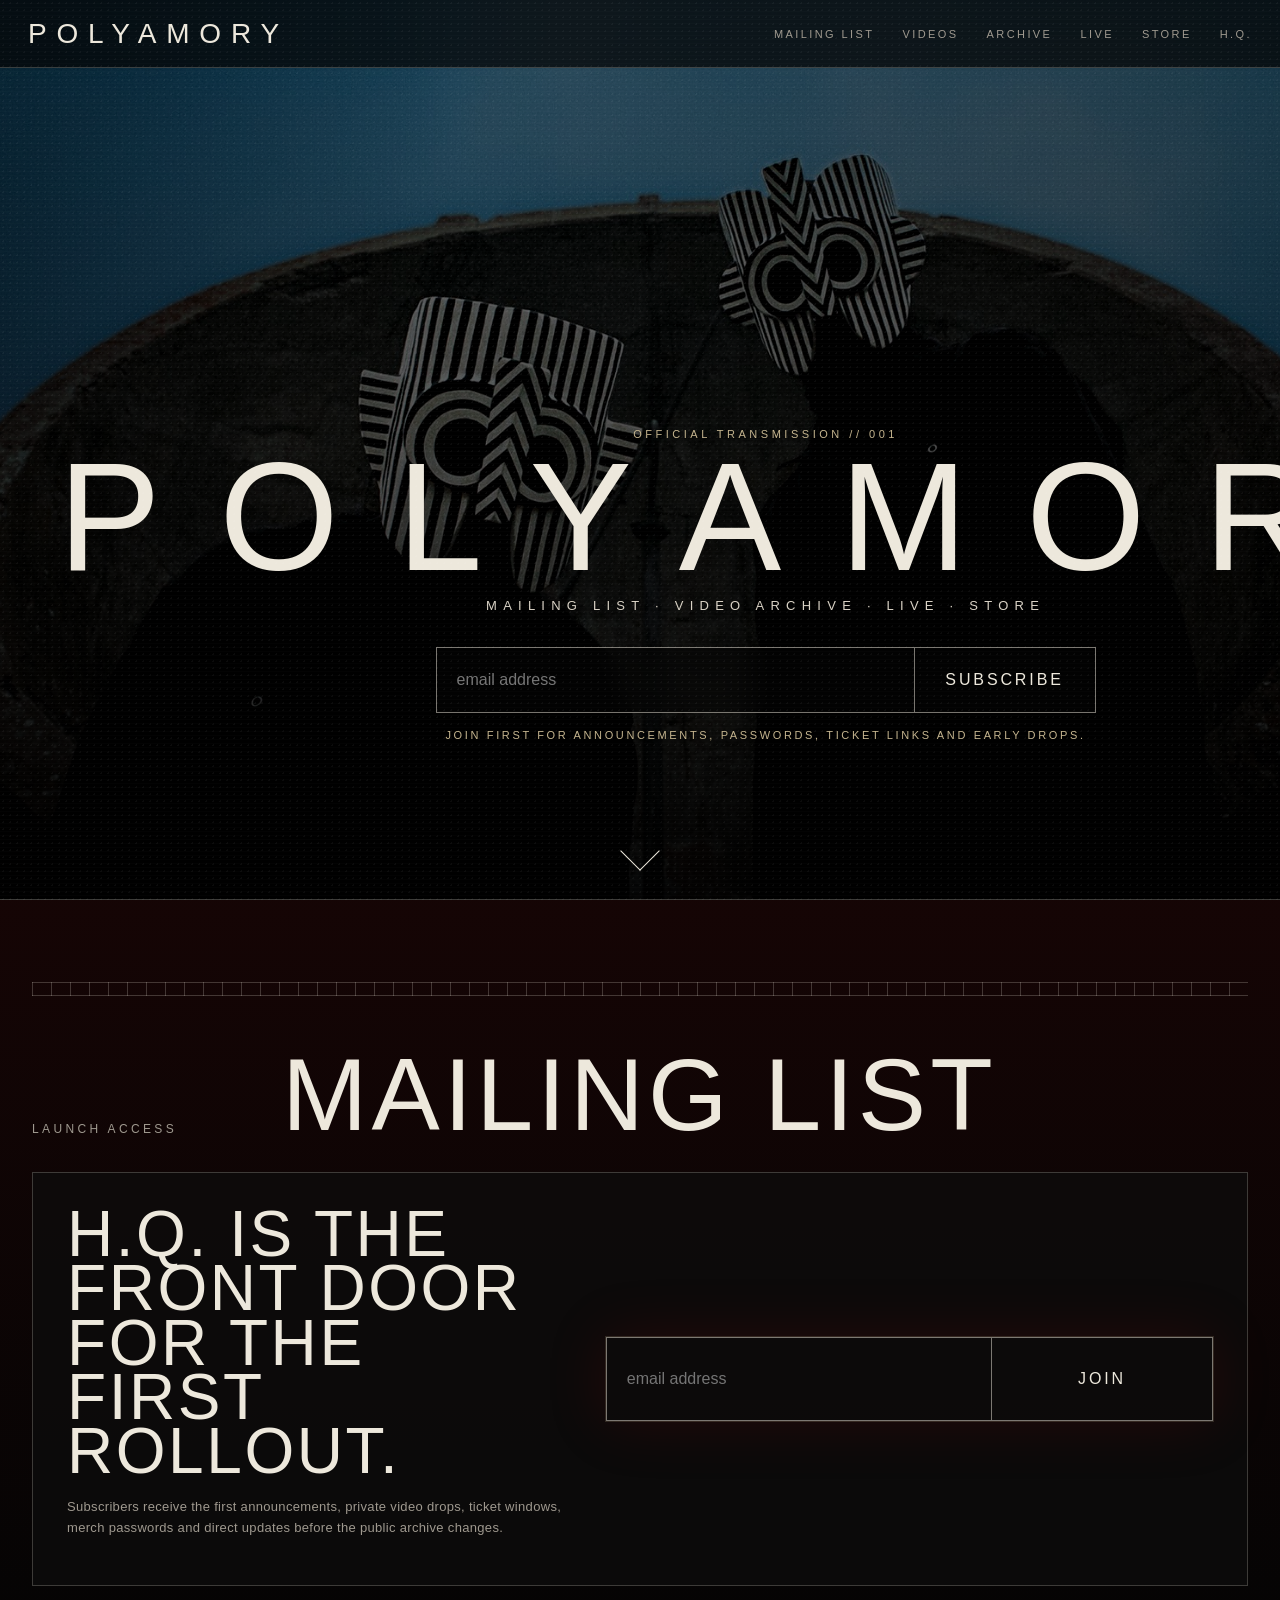
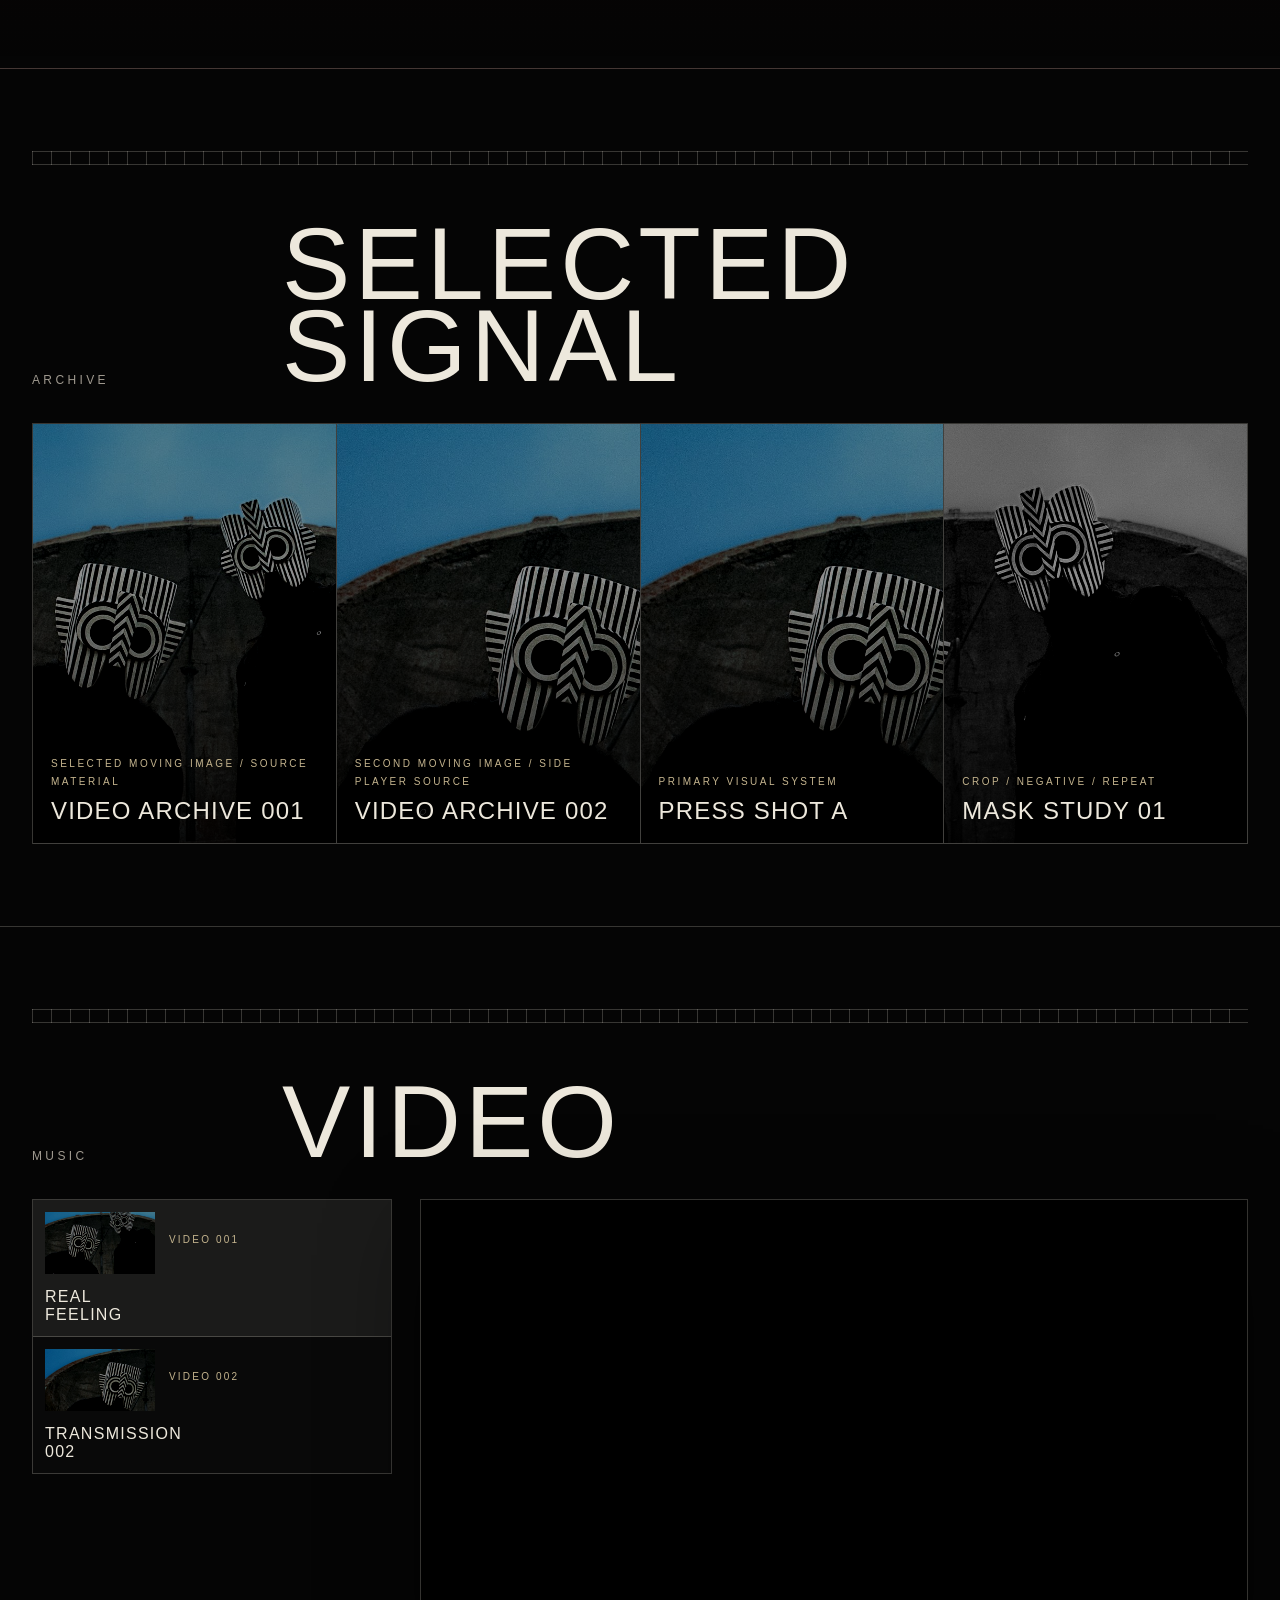
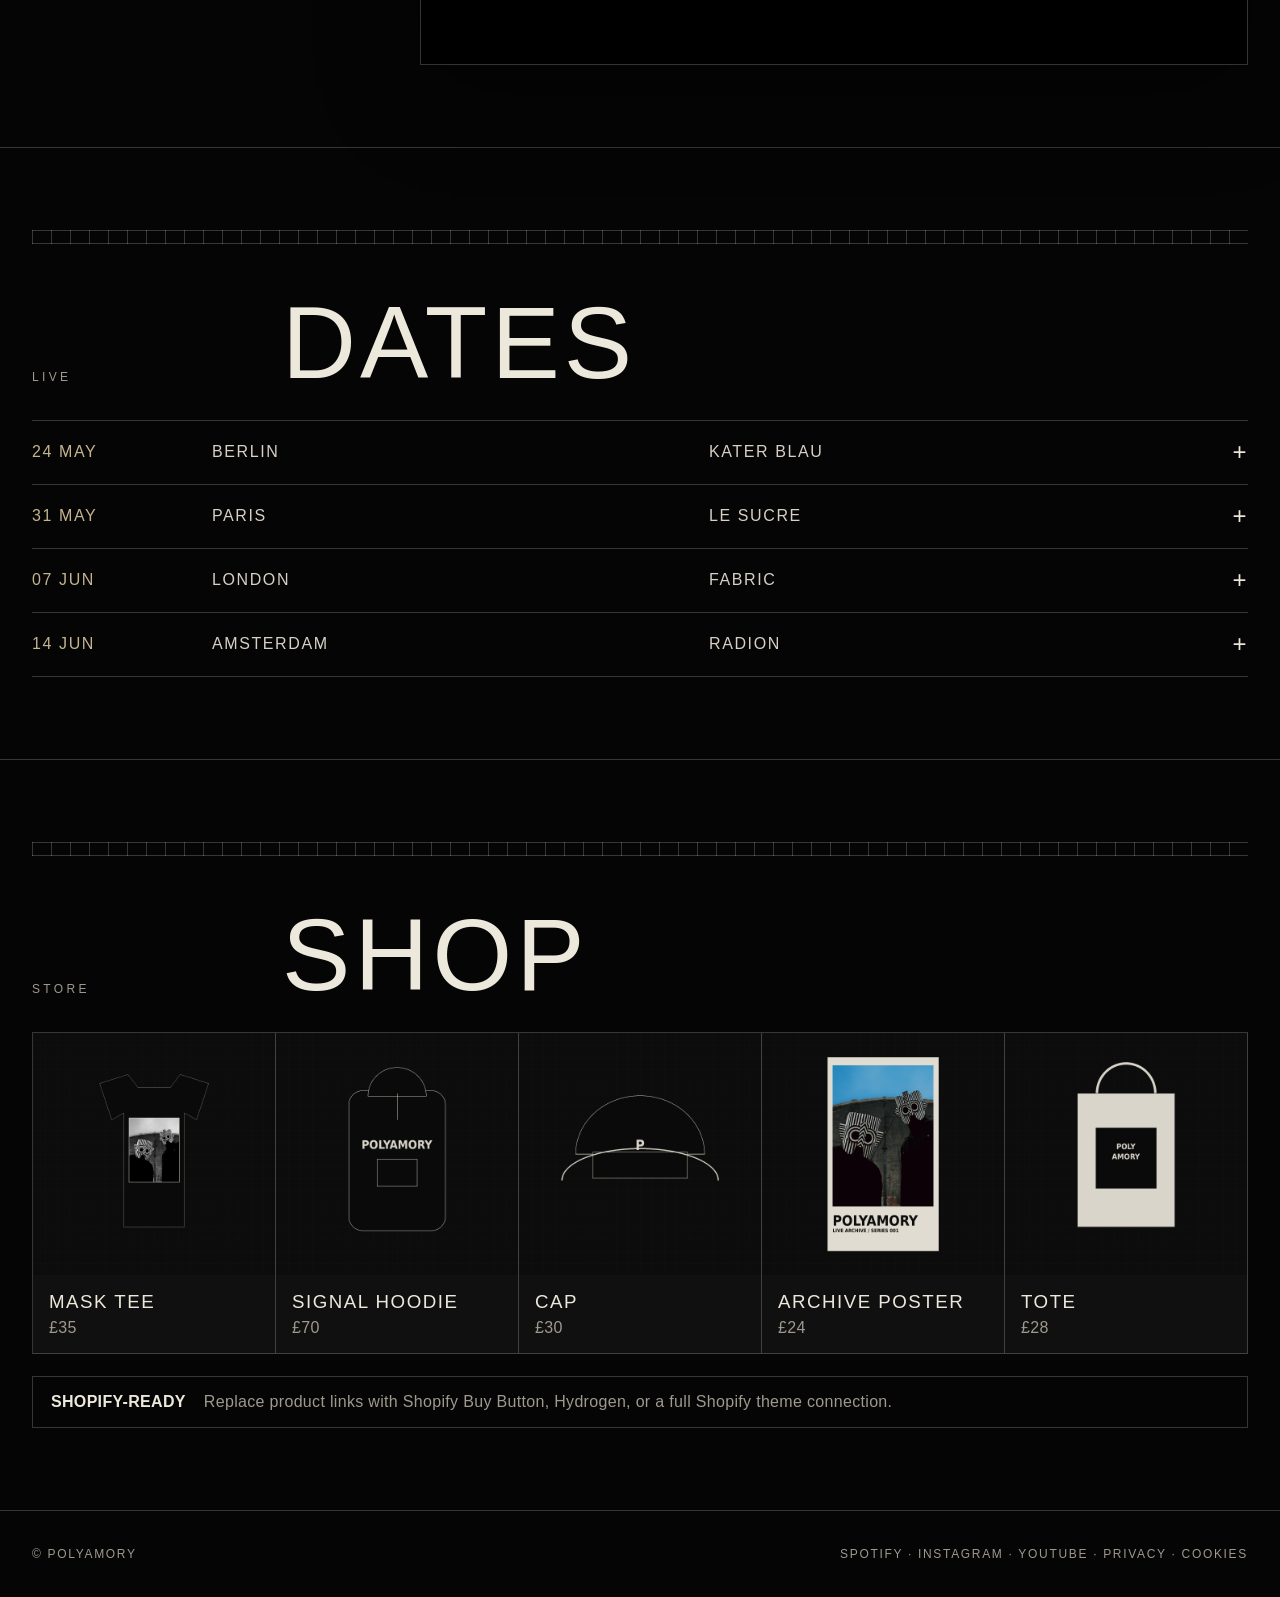
<file: index.html>
<!doctype html>
<html lang="en">
<head>
  <meta charset="utf-8">
  <meta name="viewport" content="width=device-width, initial-scale=1">
  <title>POLYAMORY</title>
  <meta name="description" content="Official transmissions, visual archive, live dates and store.">
  <link rel="stylesheet" href="styles.css">
</head>
<body>
  <div class="grain"></div>
  <header class="topbar">
    <a class="brand" href="#top" data-edit="nav.brand">POLYAMORY</a>
    <nav id="mainNav">
      <a href="#hq">Mailing List</a>
      <a href="#archive">Archive</a>
      <a href="#music">Videos</a>
      <a href="#live">Live</a>
      <a href="#store">Store</a>
      <a href="#hq">H.Q.</a>
    </nav>
  </header>

  <main id="top" data-section-root>
    <section class="hero" data-hero>
      <picture>
        <source media="(max-width: 720px)" srcset="assets/hero-mobile.jpg">
        <img src="assets/hero.jpg" alt="Polyamory press shot">
      </picture>
      <div class="hero__shade"></div>
      <div class="hero__copy">
        <p class="overline" data-edit="hero.overline">Official transmission // 001</p>
        <h1 data-edit="hero.title">POLYAMORY</h1>
        <p class="tagline" data-edit="hero.tagline">Private access · video archive · live · store</p>
        <form class="heroSignup signup" name="polyamory-launch-list">
          <input type="email" placeholder="email address" aria-label="Email address" data-placeholder="hero.emailPlaceholder">
          <button type="button" data-edit="hero.buttonText">Enter H.Q.</button>
        </form>
        <p class="launchNote" data-edit="hero.launchNote">Join first for announcements, passwords, ticket links and early drops.</p>
      </div>
      <a class="scroll" href="#archive" aria-label="Scroll to archive" data-scroll-link></a>
    </section>

    <section id="hq" class="section hq hq--launch">
      <div class="sectionHead">
        <p data-section-text="hq.eyebrow">Launch access</p>
        <h2 data-section-text="hq.title">Mailing List</h2>
      </div>
      <div class="launchGrid">
        <div>
          <p class="launchBig" data-section-text="hq.introTitle">H.Q. is the front door for the first rollout.</p>
          <p class="fineprint" data-section-text="hq.body">Subscribers receive the first announcements, private video drops, ticket windows, merch passwords and direct updates before the public archive changes.</p>
        </div>
        <form class="signup signup--large" name="polyamory-mailing-list">
          <input type="email" placeholder="email address" aria-label="Email address" data-placeholder="hero.emailPlaceholder">
          <button type="button" data-section-text="hq.buttonText">Join</button>
        </form>
      </div>
    </section>

    <section id="archive" class="section section--archive">
      <div class="sectionHead">
        <p data-section-text="archive.eyebrow">Archive</p>
        <h2 data-section-text="archive.title">Selected signal</h2>
      </div>
      <div class="featureGrid" id="featureGrid"></div>
    </section>

    <section id="music" class="section section--split">
      <div class="sectionHead">
        <p data-section-text="music.eyebrow">Music</p>
        <h2 data-section-text="music.title">Video / source</h2>
      </div>
      <div class="videoDeck">
        <aside class="videoList" id="videoList"></aside>
        <div class="sidePlayer">
          <iframe id="youtubeFrame" src="https://www.youtube.com/embed/fPq_EjGA-R4" title="Polyamory video player" allow="accelerometer; autoplay; clipboard-write; encrypted-media; gyroscope; picture-in-picture; web-share" allowfullscreen></iframe>
        </div>
      </div>
    </section>

    <section id="live" class="section">
      <div class="sectionHead">
        <p data-section-text="live.eyebrow">Live</p>
        <h2 data-section-text="live.title">Dates</h2>
      </div>
      <div class="dateRows" id="dateRows"></div>
    </section>

    <section id="store" class="section">
      <div class="sectionHead">
        <p data-section-text="store.eyebrow">Store</p>
        <h2 data-section-text="store.title">Objects</h2>
      </div>
      <div class="storeGrid" id="storeGrid"></div>
      <div class="shopifyNote">
        <strong data-section-text="store.shopifyTitle">Shopify-ready</strong>
        <span data-section-text="store.shopifyBody">Replace product links with Shopify Buy Button, Hydrogen, or a full Shopify theme connection.</span>
      </div>
    </section>
  </main>

  <footer>
    <span data-edit="footer.left">© POLYAMORY</span>
    <span data-edit="footer.right">Spotify · Instagram · YouTube · Privacy · Cookies</span>
  </footer>

  <script src="script.js?v=cloudcannon-live-20260427"></script>
</body>
</html>
</file>
<file: styles.css>
:root{
  --bg:#050505; --ink:#ede8dc; --muted:#9f998f; --line:rgba(237,232,220,.22);
  --red:#8e0707; --panel:#0d0d0d; --gold:#c4b48e;
}
*{box-sizing:border-box}
html{scroll-behavior:smooth}
body{margin:0;background:var(--bg);color:var(--ink);font-family:"Helvetica Neue",Arial,sans-serif;letter-spacing:.02em}
body:before{content:"";position:fixed;inset:0;z-index:0;pointer-events:none;background:
  radial-gradient(circle at 50% 15%,rgba(120,160,200,.12),transparent 30%),
  linear-gradient(180deg,rgba(255,255,255,.04),transparent 18%,rgba(255,255,255,.025));}
.grain{position:fixed;inset:0;z-index:50;pointer-events:none;opacity:.22;mix-blend-mode:screen;background:
  repeating-linear-gradient(0deg,rgba(255,255,255,.05) 0 1px,transparent 1px 4px),
  radial-gradient(circle,rgba(255,255,255,.18) 0 1px,transparent 1px);background-size:auto,7px 7px}
a{color:inherit;text-decoration:none}
.topbar{position:fixed;top:0;left:0;right:0;z-index:20;height:68px;display:flex;align-items:center;justify-content:space-between;padding:0 28px;border-bottom:1px solid var(--line);background:rgba(5,5,5,.72);backdrop-filter:blur(16px)}
.brand{font-family:Impact,"Arial Black",sans-serif;font-size:28px;letter-spacing:.35em;font-weight:400}
.topbar nav{display:flex;gap:28px}.topbar nav a{font-size:11px;text-transform:uppercase;letter-spacing:.22em;color:var(--muted)}.topbar nav a:hover{color:var(--ink)}
.hero{position:relative;min-height:100vh;display:grid;place-items:center;overflow:hidden;border-bottom:1px solid var(--line)}
.hero picture,.hero img{position:absolute;inset:0;width:100%;height:100%}.hero img{object-fit:cover;filter:brightness(.62) contrast(1.1) saturate(.82);transform:scale(1.015)}
.hero__shade{position:absolute;inset:0;background:linear-gradient(180deg,rgba(0,0,0,.05),rgba(0,0,0,.25) 55%,rgba(0,0,0,.88)),linear-gradient(90deg,rgba(0,0,0,.35),transparent 35%,rgba(0,0,0,.2))}
.hero__copy{position:relative;z-index:2;text-align:center;margin-top:30vh}.overline{margin:0 0 16px;font-size:11px;letter-spacing:.32em;text-transform:uppercase;color:var(--gold)}
.hero h1{margin:0;font-family:Impact,"Arial Black",sans-serif;font-weight:400;font-size:clamp(54px,12vw,176px);line-height:.8;letter-spacing:.38em;text-indent:.38em;text-transform:uppercase;text-shadow:0 8px 40px rgba(0,0,0,.8)}
.tagline{margin:20px 0 0;text-transform:uppercase;letter-spacing:.48em;color:#d9d2c5;font-size:13px}.heroSignup{position:relative;z-index:3;max-width:660px;margin:34px auto 0;background:rgba(5,5,5,.5);backdrop-filter:blur(12px)}.launchNote{margin:16px 0 0;color:var(--gold);font-size:11px;letter-spacing:.24em;text-transform:uppercase}.scroll{position:absolute;bottom:34px;width:28px;height:28px;border-right:1px solid var(--ink);border-bottom:1px solid var(--ink);transform:rotate(45deg);z-index:2}
.section{position:relative;z-index:2;padding:82px 32px;border-bottom:1px solid var(--line);max-width:1440px;margin:0 auto}.section:before{content:"";display:block;height:12px;margin-bottom:58px;border-top:1px solid var(--line);border-bottom:1px solid var(--line);background:repeating-linear-gradient(90deg,var(--line) 0 1px,transparent 1px 19px)}
.sectionHead{display:grid;grid-template-columns:210px 1fr;gap:40px;align-items:end;margin-bottom:36px}.sectionHead p{margin:0;color:var(--muted);text-transform:uppercase;letter-spacing:.28em;font-size:12px}.sectionHead h2{margin:0;font-family:Impact,"Arial Black",sans-serif;font-size:clamp(46px,8vw,112px);line-height:.8;font-weight:400;text-transform:uppercase;letter-spacing:.04em}
.featureGrid{display:grid;grid-template-columns:repeat(4,1fr);border-top:1px solid var(--line);border-left:1px solid var(--line)}
.card{position:relative;min-height:420px;border-right:1px solid var(--line);border-bottom:1px solid var(--line);overflow:hidden;background:#101010}.card img{width:100%;height:100%;object-fit:cover;filter:brightness(.72) contrast(1.12) saturate(.76);transition:transform .55s ease, filter .55s ease}.card:hover img{transform:scale(1.07);filter:brightness(.9) contrast(1.2)}
.card:after{content:"";position:absolute;inset:0;background:linear-gradient(180deg,transparent 38%,rgba(0,0,0,.86));pointer-events:none}.cardText{position:absolute;z-index:2;left:18px;right:18px;bottom:18px}.cardText span{font-size:10px;letter-spacing:.25em;text-transform:uppercase;color:var(--gold)}.cardText h3{margin:8px 0 0;font-size:24px;text-transform:uppercase;font-weight:400;letter-spacing:.05em}
.videoPanel{display:grid;grid-template-columns:1.15fr .85fr;gap:34px}.videoStill{position:relative;aspect-ratio:16/9;overflow:hidden;border:1px solid var(--line);background:#111;display:block}.videoStill img{width:100%;height:100%;object-fit:cover;filter:brightness(.72) contrast(1.15)}.play{position:absolute;left:50%;top:50%;transform:translate(-50%,-50%);width:118px;height:118px;border:1px solid rgba(237,232,220,.55);border-radius:50%;display:grid;place-items:center;background:rgba(0,0,0,.42);letter-spacing:.2em}.trackMeta{border:1px solid var(--line);padding:28px;background:linear-gradient(180deg,#101010,#090909)}.trackMeta h3{font-size:46px;text-transform:uppercase;font-weight:400;letter-spacing:.05em;margin:0 0 32px}.timeline{height:58px;margin-bottom:28px;display:flex;align-items:center}.timeline span{display:block;width:100%;height:38px;background:repeating-linear-gradient(90deg,var(--ink) 0 2px,transparent 2px 9px);clip-path:polygon(0 70%,4% 35%,7% 60%,10% 20%,14% 75%,18% 44%,22% 68%,26% 15%,30% 55%,34% 30%,38% 76%,42% 40%,46% 66%,50% 25%,54% 74%,58% 36%,62% 62%,66% 18%,70% 70%,74% 38%,78% 59%,82% 29%,86% 75%,90% 45%,94% 68%,100% 22%)}
.button{display:inline-flex;justify-content:space-between;align-items:center;gap:24px;min-width:230px;height:54px;border:1px solid rgba(237,232,220,.5);padding:0 18px;text-transform:uppercase;letter-spacing:.13em;font-size:12px}.button:after{content:"↗";font-size:18px}.button:hover{background:var(--ink);color:#050505}.socials{margin-top:28px;display:flex;gap:22px;flex-wrap:wrap}.socials a{color:var(--muted);text-transform:uppercase;letter-spacing:.14em;font-size:12px}
.dateRows{border-top:1px solid var(--line)}.dateRow{display:grid;grid-template-columns:160px 1fr 1fr 42px;gap:20px;align-items:center;min-height:64px;border-bottom:1px solid var(--line);text-transform:uppercase;letter-spacing:.1em}.dateRow strong{font-weight:400;color:var(--gold)}.dateRow span{color:#d6d0c6}.dateRow a{text-align:right;font-size:24px}
.storeGrid{display:grid;grid-template-columns:repeat(5,1fr);border-top:1px solid var(--line);border-left:1px solid var(--line)}.product{border-right:1px solid var(--line);border-bottom:1px solid var(--line);background:#101010}.product img{width:100%;aspect-ratio:1/1;object-fit:cover;display:block}.productText{padding:16px}.productText h3{margin:0 0 6px;text-transform:uppercase;font-weight:400;letter-spacing:.08em}.productText p{margin:0;color:var(--muted)}
.shopifyNote{margin-top:22px;border:1px solid var(--line);padding:16px 18px;display:flex;gap:18px;color:var(--muted)}.shopifyNote strong{color:var(--ink);text-transform:uppercase}
.hq{max-width:900px}.signup{display:grid;grid-template-columns:1fr 180px;border:1px solid rgba(237,232,220,.5)}.signup input{height:64px;background:transparent;border:0;border-right:1px solid rgba(237,232,220,.5);color:var(--ink);padding:0 20px;font:inherit}.signup button{background:transparent;color:var(--ink);border:0;text-transform:uppercase;letter-spacing:.18em;font:inherit}.signup button:hover{background:var(--ink);color:#050505}.fineprint{color:var(--muted);font-size:13px;line-height:1.6}
footer{position:relative;z-index:2;display:flex;justify-content:space-between;gap:30px;padding:36px 32px;color:var(--muted);text-transform:uppercase;letter-spacing:.14em;font-size:12px}
@media(max-width:980px){.topbar nav{display:none}.hero h1{letter-spacing:.18em;text-indent:.18em}.tagline{letter-spacing:.24em}.sectionHead,.videoPanel{grid-template-columns:1fr}.featureGrid{grid-template-columns:repeat(2,1fr)}.storeGrid{grid-template-columns:repeat(2,1fr)}.dateRow{grid-template-columns:1fr;gap:5px;padding:16px 0}.shopifyNote,footer{display:block}.shopifyNote span,footer span{display:block;margin-top:10px}}
@media(max-width:560px){.featureGrid,.storeGrid{grid-template-columns:1fr}.card{min-height:340px}.section{padding:58px 20px}.brand{font-size:20px}.hero__copy{margin-top:26vh}.signup{grid-template-columns:1fr}.signup input{border-right:0;border-bottom:1px solid rgba(237,232,220,.5)}}


/* Launch-first rollout */
.hq--launch{max-width:1440px;background:linear-gradient(180deg,rgba(142,7,7,.12),rgba(5,5,5,0));}
.launchGrid{display:grid;grid-template-columns:.9fr 1.1fr;gap:42px;align-items:center;border:1px solid var(--line);padding:34px;background:rgba(13,13,13,.72)}
.launchBig{font-family:Impact,"Arial Black",sans-serif;font-size:clamp(36px,5vw,78px);line-height:.85;text-transform:uppercase;letter-spacing:.04em;margin:0 0 18px;color:var(--ink)}
.signup--large{grid-template-columns:1fr 220px;box-shadow:0 0 0 1px rgba(196,180,142,.18),0 0 60px rgba(142,7,7,.18)}
.signup--large input,.signup--large button{height:82px;font-size:16px}

/* Side video player */
.videoDeck{display:grid;grid-template-columns:360px minmax(0,1fr);gap:28px;align-items:start}
.videoList{border:1px solid var(--line);background:#090909}
.videoItem{display:grid;grid-template-columns:110px 1fr;gap:14px;align-items:center;width:100%;border:0;border-bottom:1px solid var(--line);background:transparent;color:var(--ink);padding:12px;text-align:left;cursor:pointer;font:inherit}
.videoItem:last-child{border-bottom:0}.videoItem:hover,.videoItem.is-active{background:rgba(237,232,220,.08)}
.videoItem img{width:110px;aspect-ratio:16/9;object-fit:cover;filter:brightness(.7) contrast(1.15)}
.videoItem span{display:block;color:var(--gold);font-size:10px;text-transform:uppercase;letter-spacing:.22em;margin-bottom:7px}.videoItem strong{display:block;font-weight:400;text-transform:uppercase;letter-spacing:.08em}
.sidePlayer{position:sticky;top:92px;border:1px solid var(--line);background:#000;aspect-ratio:16/9;box-shadow:0 24px 90px rgba(0,0,0,.45)}
.sidePlayer iframe{width:100%;height:100%;border:0;display:block}
@media(max-width:980px){.launchGrid,.videoDeck{grid-template-columns:1fr}.sidePlayer{position:relative;top:auto;order:-1}.heroSignup{grid-template-columns:1fr}.heroSignup input{border-right:0;border-bottom:1px solid rgba(237,232,220,.5)}}
</file>
